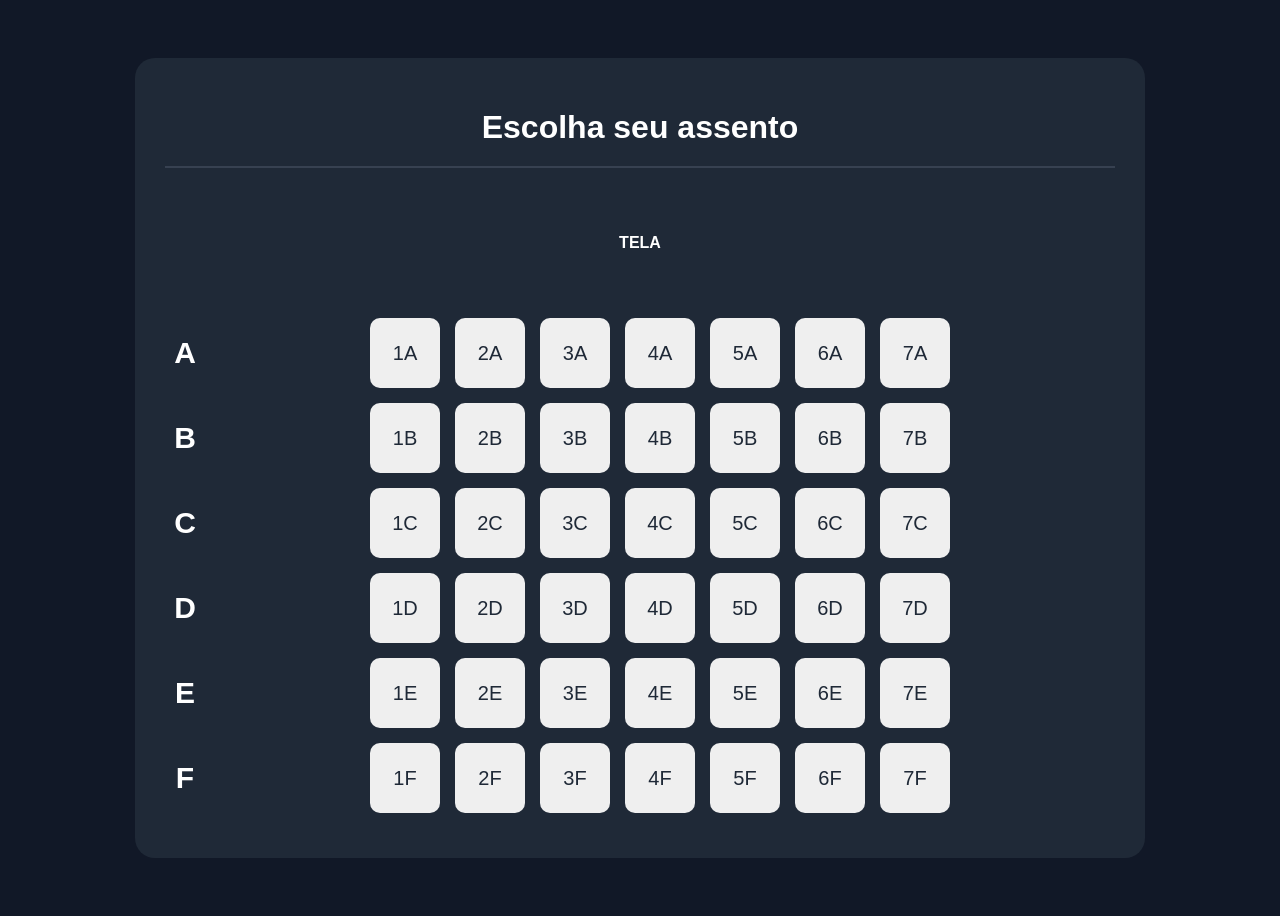
<file: Módulo-4/Aula-2/Cinema/index.html>
<!DOCTYPE html>
<html lang="en">
<head>

    <meta charset="UTF-8">

    <meta name="viewport" content="width=device-width, initial-scale=1.0">

    <title>Cinema</title>

    <link rel="stylesheet" href="style.css">

</head>

<body>

    <div class="cinema">

        <h1>Escolha seu assento</h1>

        <hr>

        <div class="tela">TELA</div>

        <!-- LINHA A -->

        <div class="linha">

            <span class="letra-linha">A</span>

            <div class="assentos">

                <button>1A</button>
                <button>2A</button>
                <button>3A</button>
                <button>4A</button>
                <button>5A</button>
                <button>6A</button>
                <button>7A</button>

            </div>

        </div>

        <!-- LINHA B -->

        <div class="linha">

            <span class="letra-linha">B</span>

            <div class="assentos">

                <button>1B</button>
                <button>2B</button>
                <button>3B</button>
                <button>4B</button>
                <button>5B</button>
                <button>6B</button>
                <button>7B</button>

            </div>

        </div>

        <!-- LINHA C -->

        <div class="linha">

            <span class="letra-linha">C</span>

            <div class="assentos">

                <button>1C</button>
                <button>2C</button>
                <button>3C</button>
                <button>4C</button>
                <button>5C</button>
                <button>6C</button>
                <button>7C</button>

            </div>

        </div>

        <!-- LINHA D -->

        <div class="linha">

            <span class="letra-linha">D</span>

            <div class="assentos">

                <button>1D</button>
                <button>2D</button>
                <button>3D</button>
                <button>4D</button>
                <button>5D</button>
                <button>6D</button>
                <button>7D</button>

            </div>

        </div>

        <!-- LINHA E -->

        <div class="linha">

            <span class="letra-linha">E</span>

            <div class="assentos">

                <button>1E</button>
                <button>2E</button>
                <button>3E</button>
                <button>4E</button>
                <button>5E</button>
                <button>6E</button>
                <button>7E</button>

            </div>

        </div>

        <!-- LINHA F -->

        <div class="linha">

            <span class="letra-linha">F</span>

            <div class="assentos">

                <button>1F</button>
                <button>2F</button>
                <button>3F</button>
                <button>4F</button>
                <button>5F</button>
                <button>6F</button>
                <button>7F</button>

            </div>

        </div>

    </div>

    <script src="script.js"></script>

</body>
</html>
</file>
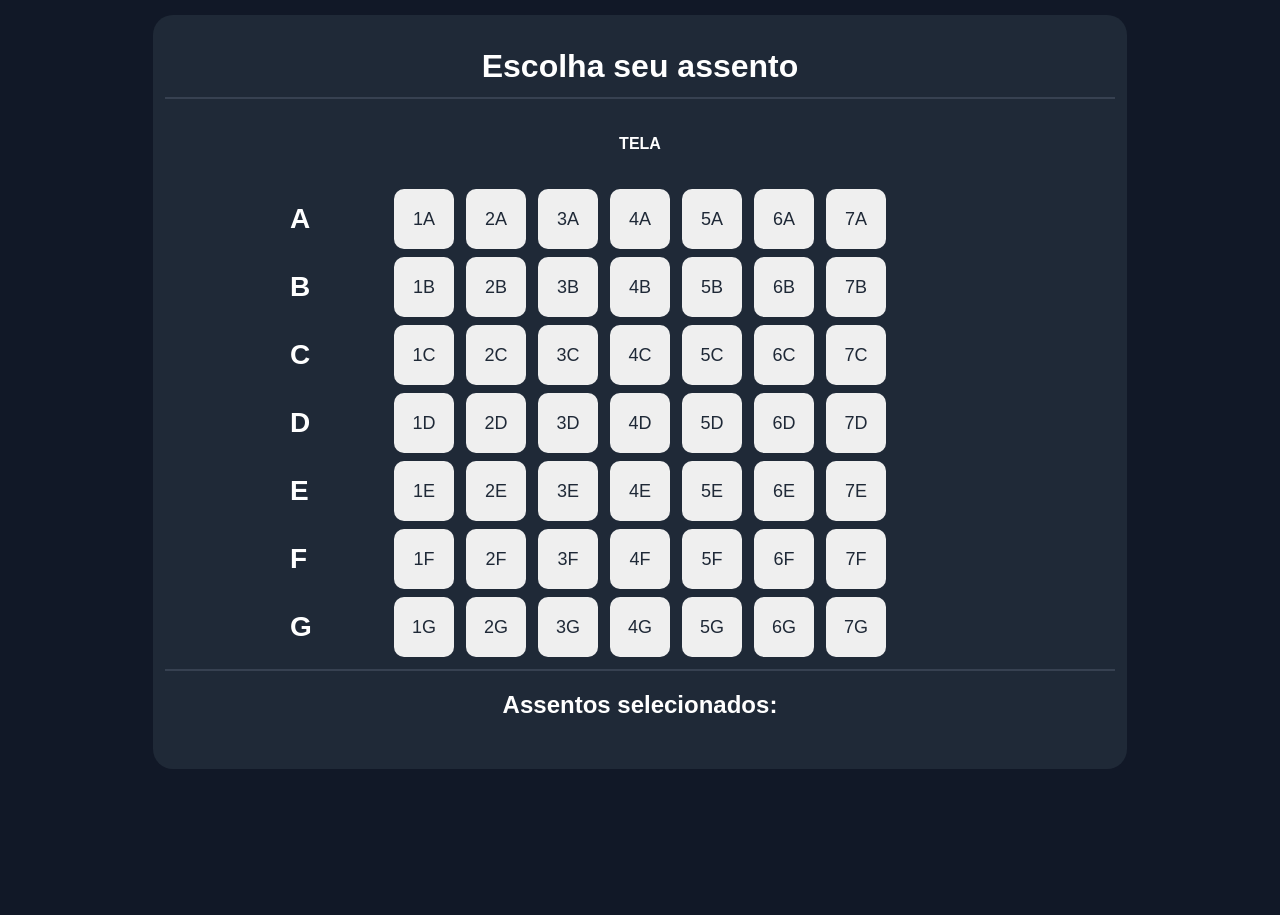
<file: Módulo-4/Aula-3/Cinema/index.html>
<!DOCTYPE html>
<html lang="en">
<head>
<meta charset="UTF-8">
<meta name="viewport" content="width=device-width, initial-scale=1.0">
<title>Cinema</title>

<link rel="stylesheet" href="style.css">
</head>

<body>

<div class="cinema">

    <h1>Escolha seu assento</h1>

    <hr>

    <div class="tela">TELA</div>

    <div class="linha">
        <span class="letra-linha">A</span>
        <div class="assentos">
            <button>1A</button><button>2A</button><button>3A</button>
            <button>4A</button><button>5A</button><button>6A</button><button>7A</button>
        </div>
    </div>

    <div class="linha">
        <span class="letra-linha">B</span>
        <div class="assentos">
            <button>1B</button><button>2B</button><button>3B</button>
            <button>4B</button><button>5B</button><button>6B</button><button>7B</button>
        </div>
    </div>

    <div class="linha">
        <span class="letra-linha">C</span>
        <div class="assentos">
            <button>1C</button><button>2C</button><button>3C</button>
            <button>4C</button><button>5C</button><button>6C</button><button>7C</button>
        </div>
    </div>

    <div class="linha">
        <span class="letra-linha">D</span>
        <div class="assentos">
            <button>1D</button><button>2D</button><button>3D</button>
            <button>4D</button><button>5D</button><button>6D</button><button>7D</button>
        </div>
    </div>

    <div class="linha">
        <span class="letra-linha">E</span>
        <div class="assentos">
            <button>1E</button><button>2E</button><button>3E</button>
            <button>4E</button><button>5E</button><button>6E</button><button>7E</button>
        </div>
    </div>

    <div class="linha">
        <span class="letra-linha">F</span>
        <div class="assentos">
            <button>1F</button><button>2F</button><button>3F</button>
            <button>4F</button><button>5F</button><button>6F</button><button>7F</button>
        </div>
    </div>

    <div class="linha">
        <span class="letra-linha">G</span>
        <div class="assentos">
            <button>1G</button><button>2G</button><button>3G</button>
            <button>4G</button><button>5G</button><button>6G</button><button>7G</button>
        </div>
    </div>

    <hr>

    <h2>Assentos selecionados:</h2>
    <ul id="lista-assentos"></ul>

</div>

<script src="script.js"></script>

</body>
</html>
</file>
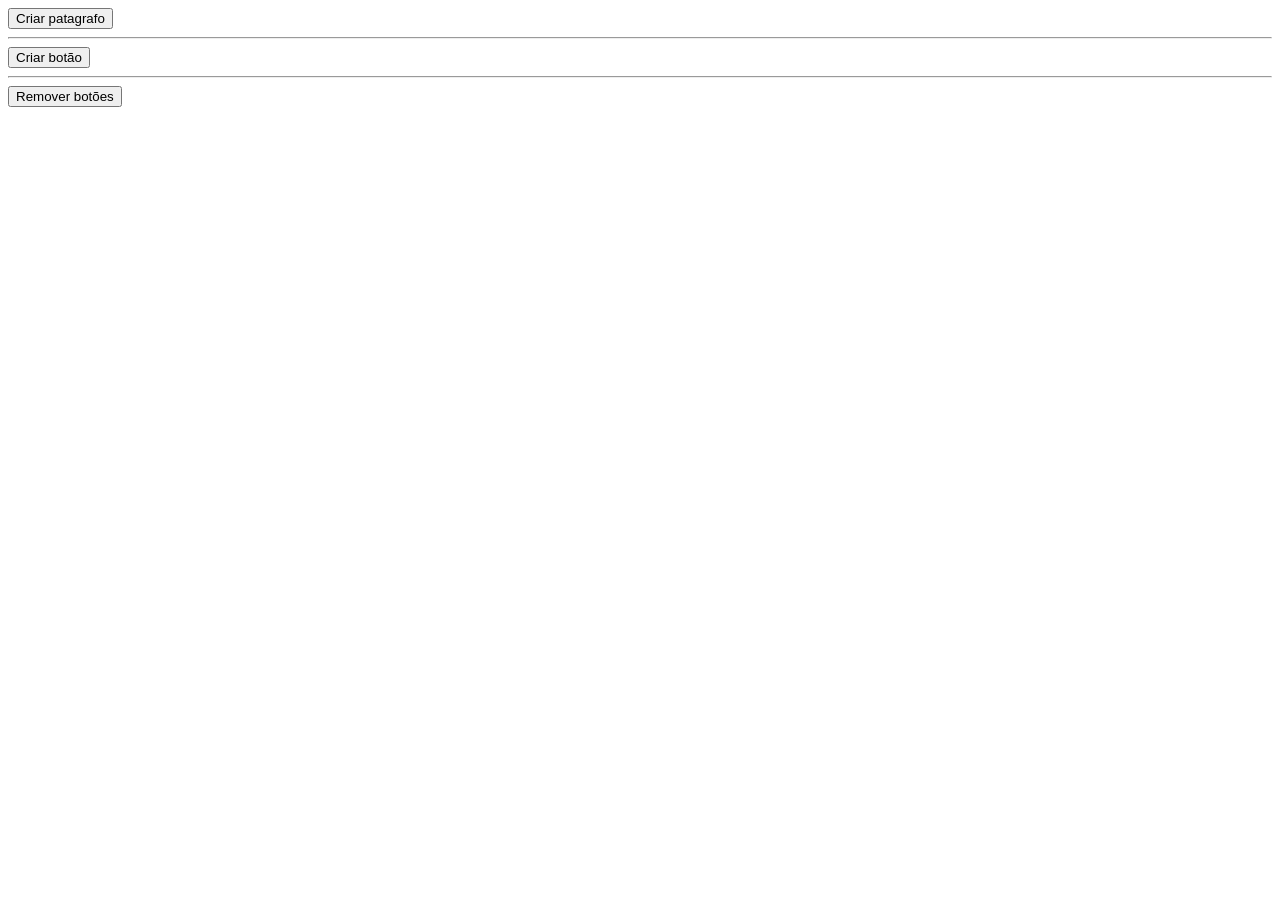
<file: Módulo-4/Aula-2/exercicio.html>
<!DOCTYPE html>
<html lang="en">
<head>
    <meta charset="UTF-8">
    <meta name="viewport" content="width=device-width, initial-scale=1.0">
    <title>Document</title>
    <style>
        .red{
            color: red;
        }
        .azul{
            color: blue;
        }
    </style>
</head>
    <div id="texto">
        <!---->
    </div>
    <button onclick="criarParagrafo()">Criar patagrafo</button>
    <hr>
    <button onclick="criarBotao()">Criar botão</button>
    <div id="botoes">
        <!--botoes-->
    </div>
    <hr>
    <button onclick="removerBotoes()">Remover botões</button>
    <script>
        
       function criarParagrafo(){
          const mp = document.createElement('p')
          mp.innerHTML = 'hello world'
          mp.setAttribute('class','red')
         
          document.getElementById('texto').appendChild(mp)
       }

       function criarBotao(){
          const bt = document.createElement('button')
          bt.innerHTML = 'Salvar'
          bt.setAttribute('onclick','alert()')

          document.getElementById('botoes').appendChild(bt)


          const btinput = document.createElement('input')
          btinput.setAttribute('type','button')
          btinput.setAttribute('value', 'salvar')  
          btinput.style.backgroundColor = 'red'        
          document.getElementById('botoes').appendChild(btinput)
       }

       function removerBotoes(){ 
          //const bt = document.getElementsByTagName("button")  
          const bt = document.querySelector('#botoes button') 
          console.log(bt)      
          document.getElementById('botoes').removeChild(bt)

          const mp = document.querySelector('.red')
          mp.setAttribute('class','azul')
       }
    </script>
</body>
</html>
</file>
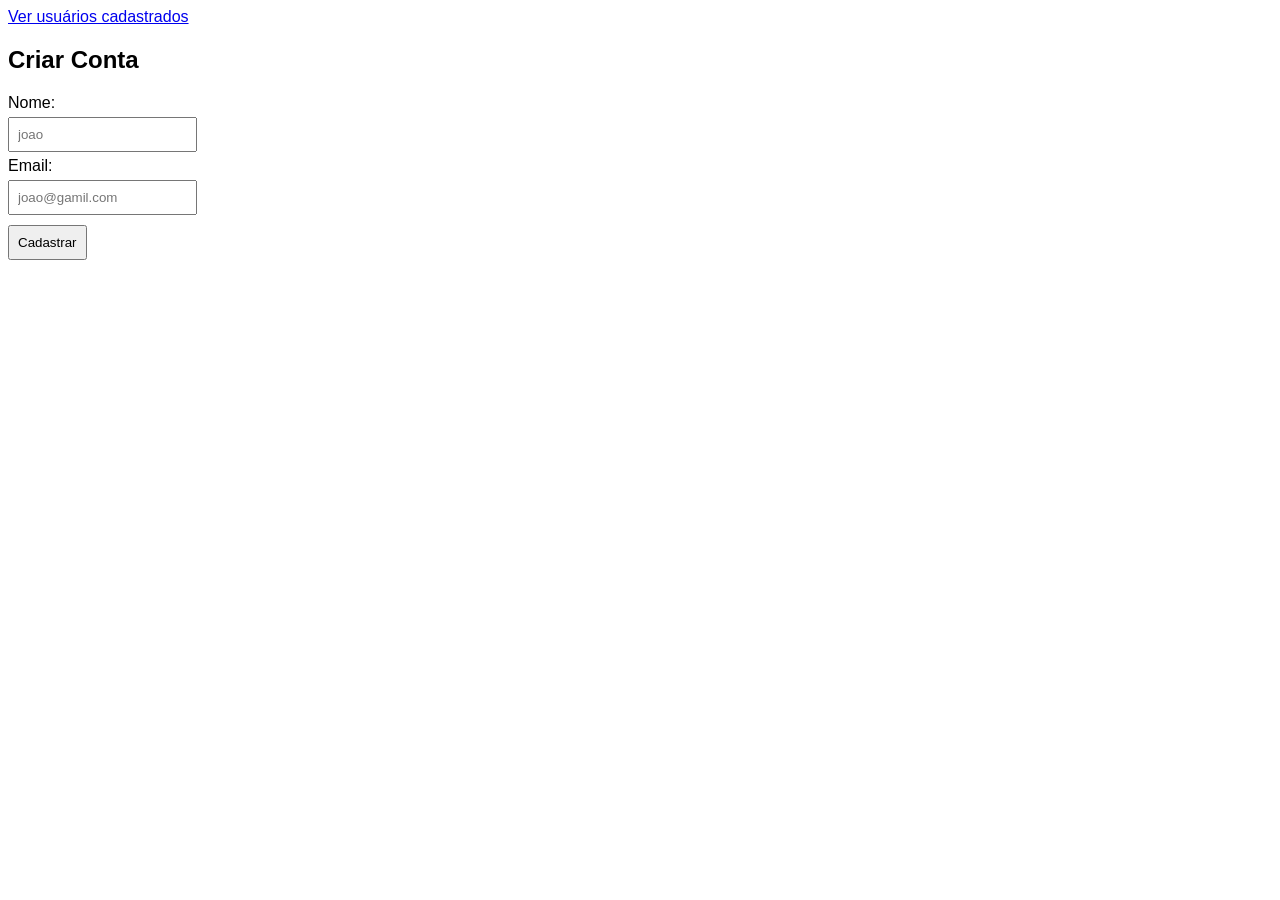
<file: Módulo-4/Aula-4/Atividade Cadastro/cadastro.html>
<!DOCTYPE html>
<html lang="pt-br">
<head>
<meta charset="UTF-8">
<title>Cadastro</title>

<style>
body {
    font-family: Arial;
}

input, button {
    padding: 8px;
    margin: 5px 0;
}
</style>
</head>

<body>

    <a href="pagina.html">Ver usuários cadastrados</a>

<h2>Criar Conta</h2>

<form id="formCadastro">

    <label>Nome:</label><br>
    <input type="text" id="nome" required placeholder="joao"><br>

    <label>Email:</label><br>
    <input type="email" id="email" required placeholder="joao@gamil.com"><br>

    <button type="submit">Cadastrar</button>

</form>

<p id="mensagem"></p>

<script>

const form = document.getElementById("formCadastro");

form.addEventListener("submit", function(e) {

    e.preventDefault();

    const nome = document.getElementById("nome").value;
    const email = document.getElementById("email").value;

    let usuarios =
        JSON.parse(localStorage.getItem("usuarios")) || [];

    usuarios.push({ nome, email });

    localStorage.setItem(
        "usuarios",
        JSON.stringify(usuarios)
    );

    document.getElementById("mensagem").innerText =
        "Usuário cadastrado com sucesso!";

    form.reset();
});

</script>

</body>
</html>
</file>
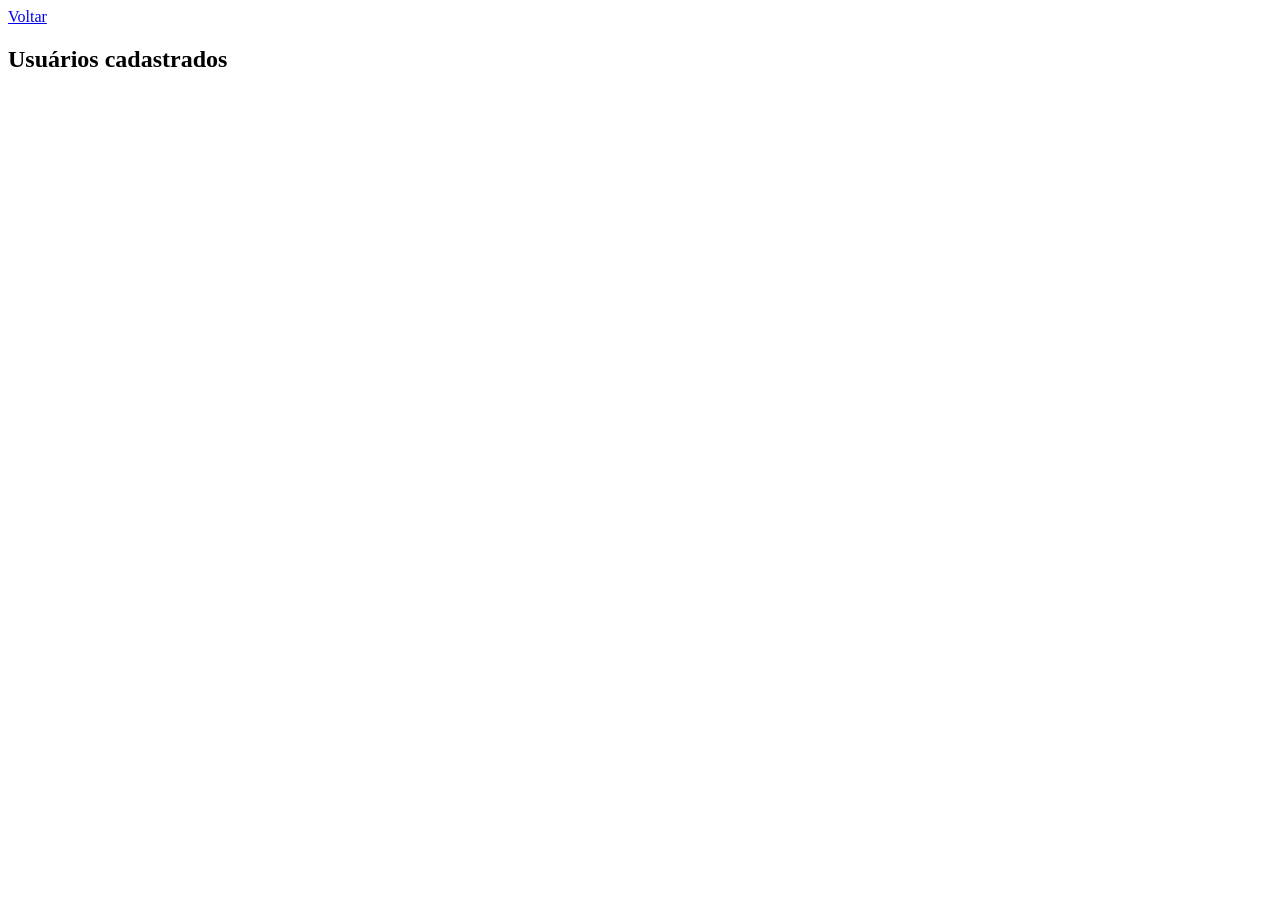
<file: Módulo-4/Aula-4/Atividade Cadastro/pagina.html>
<!DOCTYPE html>
<html lang="pt-br">
<head>
<meta charset="UTF-8">
<title>Usuários</title>
</head>
<body>

<a href="cadastro.html">Voltar</a>

<h2>Usuários cadastrados</h2>

<ul id="lista"></ul>

<script>

const lista = document.getElementById("lista");

function carregarUsuarios() {

    lista.innerHTML = "";

    let usuarios =
        JSON.parse(localStorage.getItem("usuarios")) || [];

    usuarios.forEach(function(usuario, index) {

        const li = document.createElement("li");

        li.innerText =
            "Nome: " + usuario.nome +
            " | Email: " + usuario.email + " ";

        // botão de apagar
        const btn = document.createElement("button");
        btn.innerText = "Apagar";

        btn.onclick = function() {

            usuarios.splice(index, 1);

            localStorage.setItem(
                "usuarios",
                JSON.stringify(usuarios)
            );

            carregarUsuarios();
        };

        li.appendChild(btn);
        lista.appendChild(li);
    });
}

carregarUsuarios();

</script>

</body>
</html>
</file>
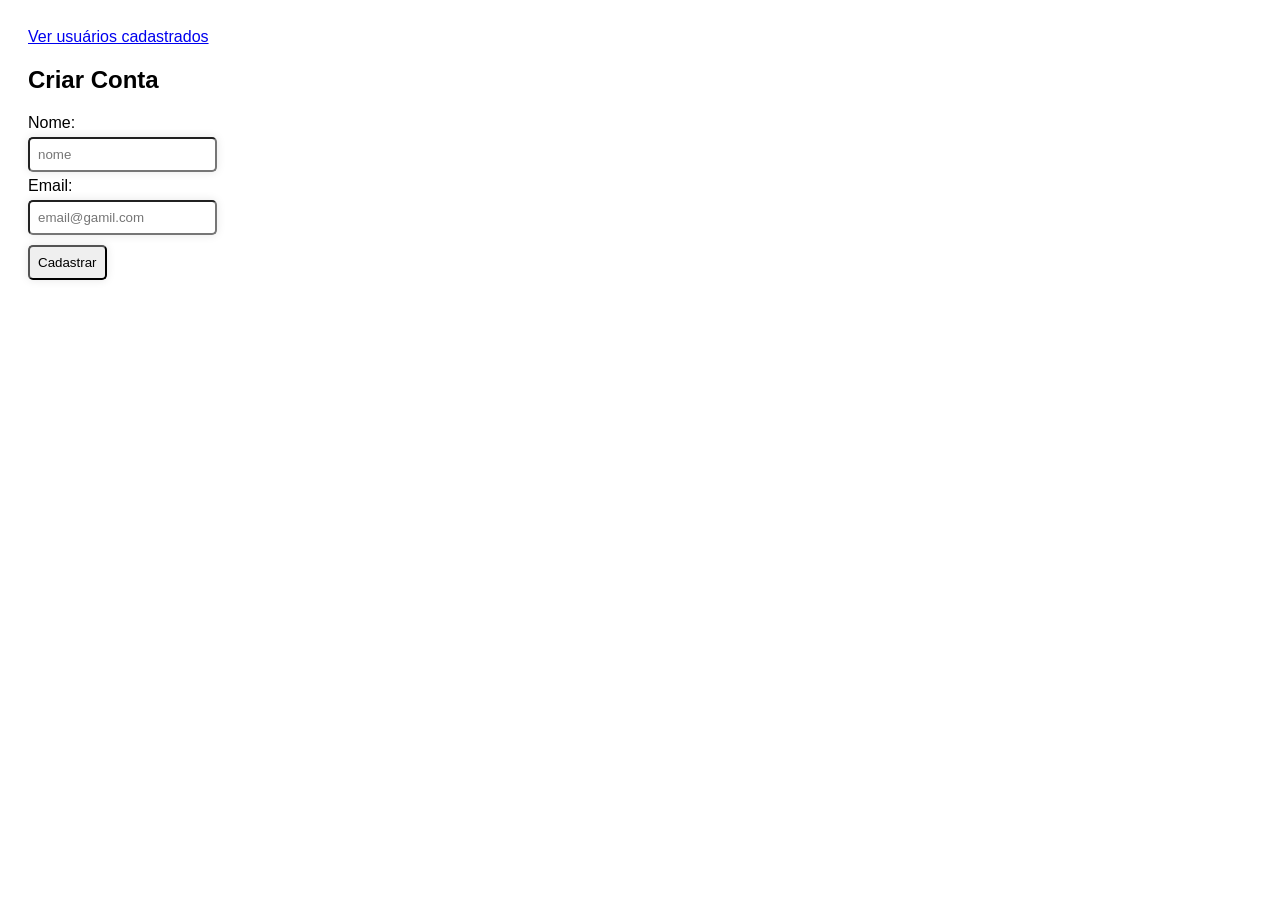
<file: Módulo-4/Aula-5/Cadastro/cadastro.html>
<!DOCTYPE html>
<html lang="pt-br">
<head>
<meta charset="UTF-8">
<title>Cadastro</title>

<style>
body {
    font-family: Arial;
    padding: 20px;
}

input, button {
    padding: 8px;
    margin: 5px 0;
    border-radius: 5px;
    box-shadow: 0 0 10px rgba(0,0,0,0.1);
    cursor: pointer;
}
button:hover {
    background-color: rgb(91, 181, 255);
}
</style>
</head>

<body>

    <a href="pagina.html">Ver usuários cadastrados</a>

<h2>Criar Conta</h2>

<form id="formCadastro">

    <label>Nome:</label><br>
    <input type="text" id="nome" required placeholder="nome"><br>

    <label>Email:</label><br>
    <input type="email" id="email" required placeholder="email@gamil.com"><br>

    <button type="submit">Cadastrar</button>

</form>

<p id="mensagem"></p>

<script>

const form = document.getElementById("formCadastro");

form.addEventListener("submit", function(e) {

    e.preventDefault();

    const nome = document.getElementById("nome").value;
    const email = document.getElementById("email").value;

    let usuarios =
        JSON.parse(localStorage.getItem("usuarios")) || [];

    usuarios.push({ nome, email });

    localStorage.setItem(
        "usuarios",
        JSON.stringify(usuarios)
    );

    document.getElementById("mensagem").innerText =
        "Usuário cadastrado com sucesso!";

    form.reset();
});
document.addEventListener("click", function (e) {
    const img = document.createElement("img");

    img.src = "https://th.bing.com/th/id/R.85aa8e814f6c9c2028e939d4fc2c93b6?rik=H7kF6GrRp9v4YA&pid=ImgRaw&r=0";
    img.style.position = "absolute";
    img.style.left = e.pageX + "px";
    img.style.top = e.pageY + "px";
    img.style.width = "60px";
    img.style.transform = "translate(-50%, -50%)";
    img.style.pointerEvents = "none";

    document.body.appendChild(img);

    setTimeout(() => img.remove(), 100);
});

</script>

</body>
</html>
</file>
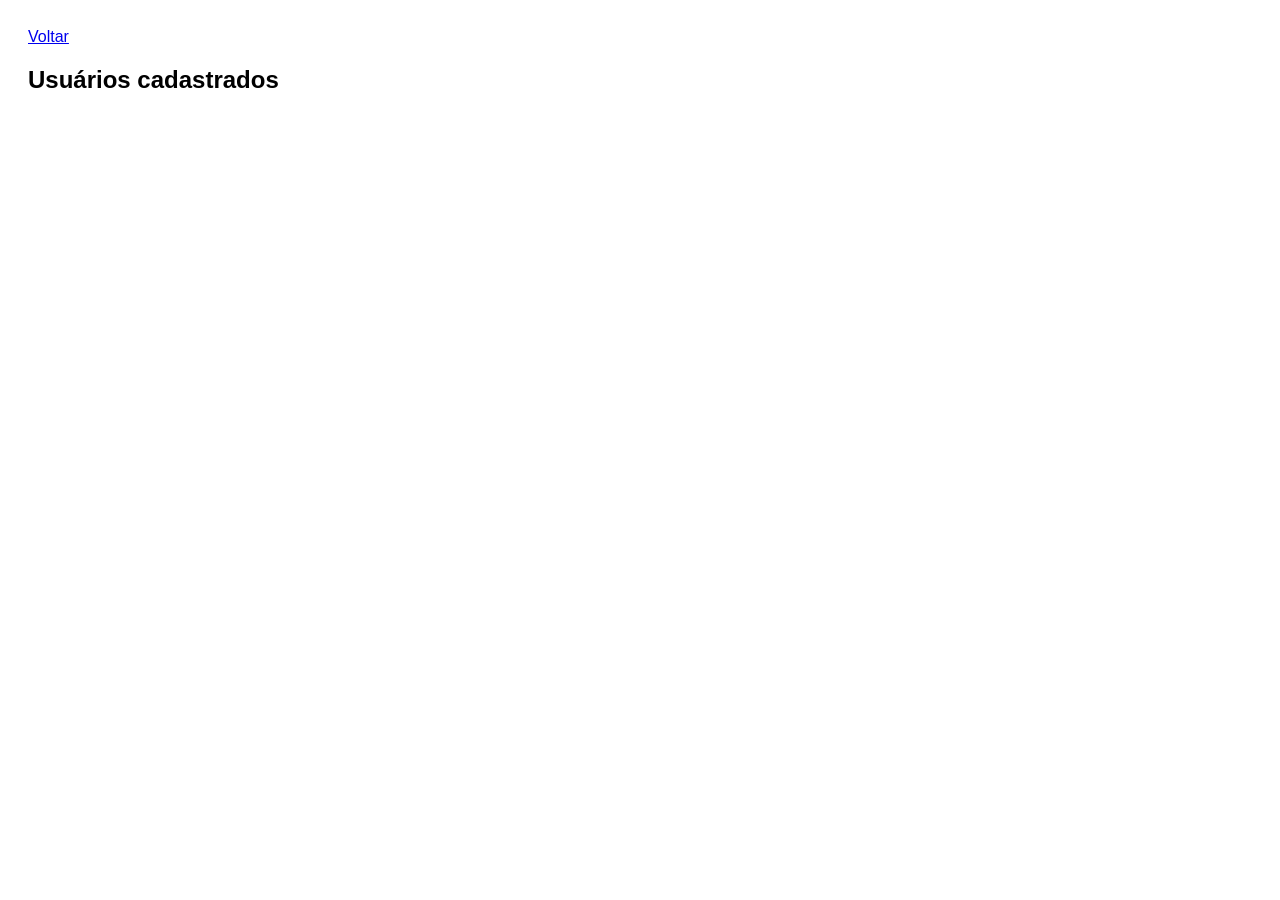
<file: Módulo-4/Aula-5/Cadastro/pagina.html>
<!DOCTYPE html>
<html lang="pt-br">
<head>
<meta charset="UTF-8">
<title>Usuários</title>

<style>

body {
    font-family: Arial;
    padding: 20px;
}

#lista {
    display: flex;
    flex-wrap: wrap;
    gap: 15px;
}

.card {
    background-color: white;
    border-radius: 10px;
    padding: 15px;
    width: 250px;
    box-shadow: 0 0 10px rgba(0,0,0,0.1);
}

.card h3 {
    margin: 0 0 10px 0;
}

.card p {
    margin: 5px 0;
}

button {
    margin-top: 10px;
    padding: 8px;
    border: none;
    background-color: blue;
    color: white;
    border-radius: 5px;
    cursor: pointer;
}

button:hover {
    background-color: rgb(91, 181, 255);
}

</style>
</head>

<body>

<a href="cadastro.html">Voltar</a>

<h2>Usuários cadastrados</h2>

<div id="lista"></div>

<script>

const lista = document.getElementById("lista");

function carregarUsuarios() {

    lista.innerHTML = "";

    let usuarios =
        JSON.parse(localStorage.getItem("usuarios")) || [];

    usuarios.forEach(function(usuario, index) {

        // cartão
        const card = document.createElement("div");
        card.classList.add("card");

        // nome
        const nome = document.createElement("h3");
        nome.innerText = usuario.nome;

        // email
        const email = document.createElement("p");
        email.innerText = "Email: " + usuario.email;

        // botão
        const btn = document.createElement("button");
        btn.innerText = "Apagar";

        btn.onclick = function() {

            usuarios.splice(index, 1);

            localStorage.setItem(
                "usuarios",
                JSON.stringify(usuarios)
            );

            carregarUsuarios();
        };
      
        card.appendChild(nome);
        card.appendChild(email);
        card.appendChild(btn);

        lista.appendChild(card);
    });
    document.addEventListener("click", function (e) {
    const img = document.createElement("img");

    img.src = "https://th.bing.com/th/id/R.85aa8e814f6c9c2028e939d4fc2c93b6?rik=H7kF6GrRp9v4YA&pid=ImgRaw&r=0";
    img.style.position = "absolute";
    img.style.left = e.pageX + "px";
    img.style.top = e.pageY + "px";
    img.style.width = "60px";
    img.style.transform = "translate(-50%, -50%)";
    img.style.pointerEvents = "none";

    document.body.appendChild(img);

    setTimeout(() => img.remove(), 100);
});
}

carregarUsuarios();

</script>

</body>
</html>
</file>
<file: Módulo-4/Aula-2/Cinema/style.css>
body {

    background-color: #111827;

    display: flex;

    justify-content: center;

    align-items: center;

    min-height: 100vh;
}

.cinema {

    text-align: center;

    font-family: Arial;

    color: white;

    background-color: #1f2937;

    padding: 30px;

    border-radius: 20px;

    width: 950px;
}

h1 {

    margin-bottom: 20px;
}

hr {

    margin-bottom: 30px;

    border: 1px solid #374151;
}

.tela {

    width: 600px;

    height: 70px;

    background-image: url(https://media1.tenor.com/m/5qYi8jMbbCEAAAAC/sheldon-sheldon-cooper.gif);

    background-size: 100% 100%;

    background-position: center;

    border-radius: 100px;

    margin: 40px auto;

    color: rgb(255, 255, 255);

    display: flex;

    justify-content: center;

    align-items: center;

    font-weight: bold;
}

.linha {

    display: flex;

    align-items: center;

    margin-bottom: 15px;
}

.letra-linha {

    width: 40px;

    font-size: 30px;

    font-weight: bold;
}

.assentos {

    display: flex;

    justify-content: center;

    gap: 15px;

    flex: 1;
}

button {

    width: 70px;

    height: 70px;

    font-size: 20px;

    border-radius: 10px;

    border: none;

    cursor: pointer;

    transition: 0.2s;

    color: #1f2937;
}

button:hover {

    transform: translateY(-3px);
}

.selecionado {

    background-color: #22c55e;

    color: white;
}

.selecionado:hover {

    background-color: #16a34a;
}
</file>
<file: Módulo-4/Aula-3/Cinema/style.css>
body {
    background-color: #111827;
    display: flex;
    justify-content: center;
    align-items: flex-start;
    padding-top: 15px;
    margin: 0;
    min-height: 100vh;
}

.cinema {
    text-align: center;
    font-family: Arial;
    color: white;
    background-color: #1f2937;
    padding: 12px;
    border-radius: 20px;
    width: 950px;
}

h1 {
    margin-bottom: 10px;
}

hr {
    margin: 12px 0;
    border: 1px solid #374151;
}

.tela {
    width: 600px;
    height: 60px;
    background-image: url(https://media1.tenor.com/m/5qYi8jMbbCEAAAAC/sheldon-sheldon-cooper.gif);
    background-size: 100% 100%;
    background-position: center;
    border-radius: 100px;
    margin: 15px auto;
    color: white;
    display: flex;
    justify-content: center;
    align-items: center;
    font-weight: bold;
}

.linha {
    position: relative;
    display: flex;
    justify-content: center;
    align-items: center;
    margin-bottom: 8px;
}

.letra-linha {
    position: absolute;
    left: calc(50% - 350px);
    font-size: 28px;
    font-weight: bold;
}

.assentos {
    display: flex;
    justify-content: center;
    gap: 12px;
}

button {
    width: 60px;
    height: 60px;
    font-size: 18px;
    border-radius: 10px;
    border: none;
    cursor: pointer;
    transition: 0.2s;
    color: #1f2937;
}

button:hover {
    transform: translateY(-2px);
}

.selecionado {
    background-color: #22c55e;
    color: white;
}

.selecionado:hover {
    background-color: #16a34a;
}

#lista-assentos {
    list-style: none;
    padding: 0;
    margin-top: 8px;
    font-size: 18px;
    color: #22c55e;

    display: flex;
    gap: 10px;
    flex-wrap: wrap;
    justify-content: center;
}
</file>
